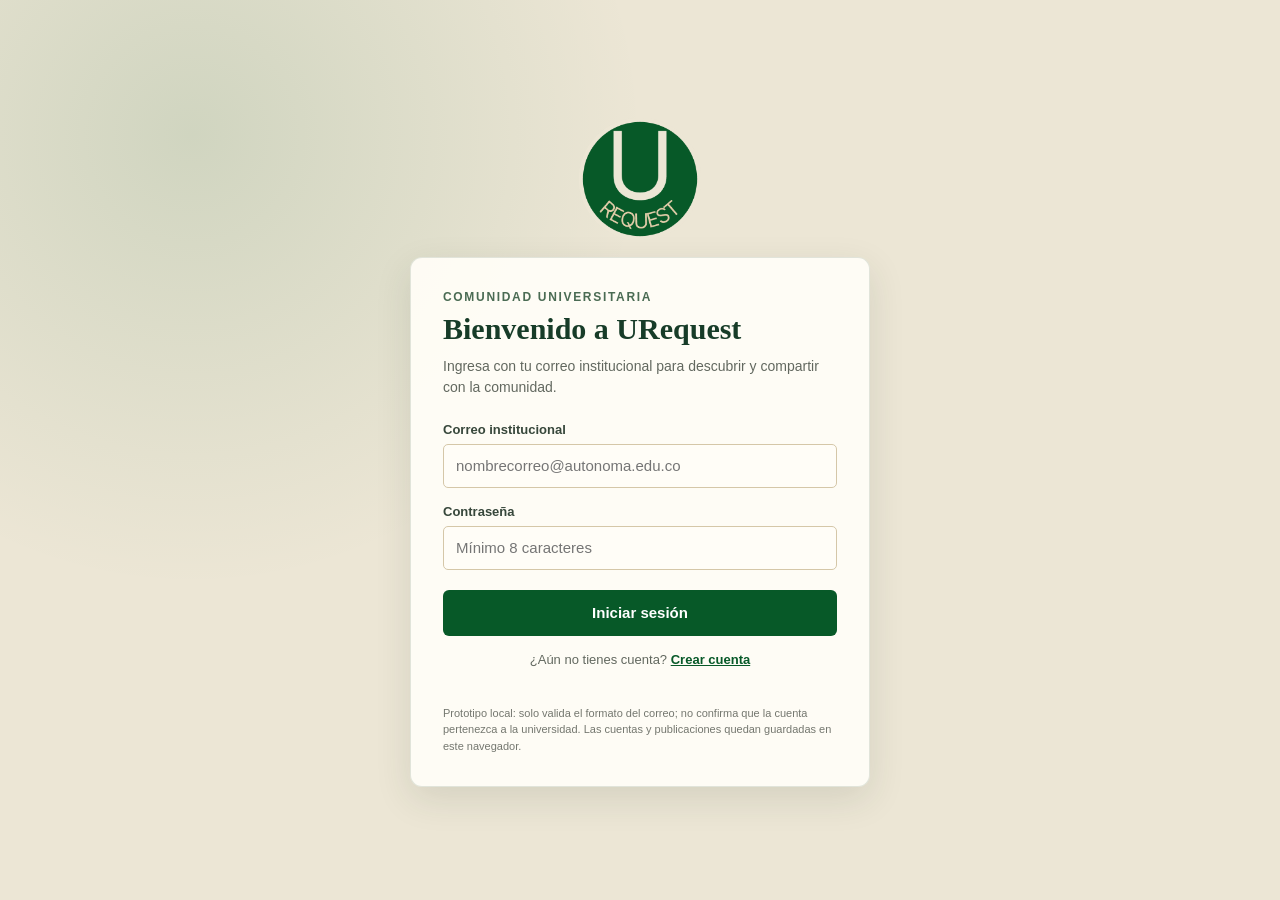
<file: auth.html>
<!DOCTYPE html>
<html lang="es">
<head>
    <meta charset="UTF-8">
    <meta name="viewport" content="width=device-width, initial-scale=1.0">
    <title>Acceso | URequest</title>
    <link rel="stylesheet" href="css/styles.css" type="text/css">
</head>
<body class="body auth-body" data-page="auth">
    <main class="auth-contenedor">
        <a class="auth-logo" href="auth.html" aria-label="URequest, inicio">
            <img src="images/URequest_logo.png" alt="URequest">
        </a>
        <section class="auth-tarjeta">
            <p class="eyebrow">COMUNIDAD UNIVERSITARIA</p>
            <h1 id="titulo_auth">Bienvenido a URequest</h1>
            <p class="auth-descripcion">Ingresa con tu correo institucional para descubrir y compartir con la comunidad.</p>

            <form class="auth-formulario" id="form_login">
                <label class="campo-formulario">
                    <span>Correo institucional</span>
                    <input name="correo" type="email" autocomplete="username" placeholder="nombrecorreo@autonoma.edu.co" required>
                </label>
                <label class="campo-formulario">
                    <span>Contraseña</span>
                    <input name="password" type="password" autocomplete="current-password" minlength="8" placeholder="Mínimo 8 caracteres" required>
                </label>
                <button class="accion-principal auth-submit" type="submit">Iniciar sesión</button>
                <p class="auth-cambio">¿Aún no tienes cuenta? <button type="button" id="mostrar_registro">Crear cuenta</button></p>
            </form>

            <form class="auth-formulario" id="form_registro" hidden>
                <label class="campo-formulario">
                    <span>Nombre</span>
                    <input name="nombre" type="text" autocomplete="name" maxlength="80" placeholder="Tu nombre" required>
                </label>
                <label class="campo-formulario">
                    <span>Correo institucional</span>
                    <input name="correo" type="email" autocomplete="username" placeholder="nombrecorreo@autonoma.edu.co" required>
                </label>
                <label class="campo-formulario">
                    <span>Contraseña</span>
                    <input name="password" type="password" autocomplete="new-password" minlength="8" placeholder="Mínimo 8 caracteres" required>
                </label>
                <button class="accion-principal auth-submit" type="submit">Crear cuenta</button>
                <p class="auth-cambio">¿Ya tienes cuenta? <button type="button" id="mostrar_login">Iniciar sesión</button></p>
            </form>
            <p class="mensaje-formulario" id="mensaje_auth" role="status" aria-live="polite"></p>
            <p class="auth-aviso">Prototipo local: solo valida el formato del correo; no confirma que la cuenta pertenezca a la universidad. Las cuentas y publicaciones quedan guardadas en este navegador.</p>
        </section>
    </main>
    <script src="script/script.js"></script>
</body>
</html>
</file>
<file: css/styles.css>
.body{
    background-color: rgb(236, 230, 213);
    margin: 0;
}
.banner{
    background-color: rgb(7, 89, 40);
    width: 100%;
    height: 216px;
    padding: 0px;
    box-shadow: 0px 4px 8px rgba(0,0,0,0.3);
}

.ventana-busqueda {
    max-width: 500px;
}

.ventana-detalle {
    max-width: 620px;
}

.ventana-detalle .anuncio-metadata {
    margin-top: 0;
}


.logo{
    width: 216px;
    height: 216px;
    object-fit: contain;
    display: block;
}

.btn_menu_desplegable{
    position: fixed;
    align-self: center;
    right: 60px;
    cursor: pointer;
    width:61px ;
    height:34px;
    object-fit: contain;
    background-image: url("../images/btn_menu_desplegable.png");
    background-position: center;
    background-repeat: no-repeat;
    border-width: 0px;
    }

.btn_menu_desplegable:hover{
    width:61px ;
    height:34px;
    object-fit: contain;
    background-image: url("../images/btn_menu_desplegable_hover.png");
    background-position: center;
    background-repeat: no-repeat;
}

.menu_desplegable{
    background-color: rgb(236, 230, 213);
    position:fixed;
    top: 0;
    right: -500px;
    width: 28%;
    height: 100%;
    transition: right 0.3s ease;
    }

.btn_cierre_menu_desplegable{
    position: absolute;
    top: 20px;
    right: 20px;
    cursor: pointer;
    width:40px ;
    height:40px;
    object-fit: contain;
    background-image: url("../images/btn_cierre_menu_desplegable.png");
    background-position: center;
    background-repeat: no-repeat;
    border-width: 0px;
    }

.btn_cierre_menu_desplegable:hover{
    width: 40px ;
    height:40px;
    object-fit: contain;
    background-image: url("../images/btn_cierre_menu_desplegable_hover.png");
    background-position: center;
    background-repeat: no-repeat;
}

.btn_crear_anuncio{
    font-family: Inria Serif;
    font-size: 40px;
    width: 100%;
    height: 89px;
    background-color: rgb(236, 230, 213);
    top: 237px;
    position: absolute;
    border-width: 0px;
    box-shadow: 0px 4px 8px rgba(0,0,0,0.3);
}

.btn_ver_anuncios_usuario{
    font-family: Inria Serif;
    display: flex;
    font-size: 40px;
    color: black;
    width: 100%;
    height: 89px;
    background-color: rgb(236, 230, 213);
    top: 376px;
    position: absolute;
    border-width: 0px;
    box-shadow: 0px 4px 8px rgba(0,0,0,0.3);
    text-decoration: none;
    align-items: center;
    justify-content: center;
}

.btn_crear_anuncio:hover{
    font-family: Inria Serif;
    font-size: 40px;
    width: 100%;
    height: 89px;
    background-color: rgb(225, 204, 168);
    top: 237px;
    position: absolute;
    border-width: 0px;
    box-shadow: 0px 4px 8px rgba(0,0,0,0.3);
}

.btn_ver_anuncios_usuario:hover{
    font-family: Inria Serif;
    font-size: 40px;
    width: 100%;
    height: 89px;
    background-color: rgb(225, 204, 168);
    top: 376px;
    position: absolute;
    border-width: 0px;
    box-shadow: 0px 4px 8px rgba(0,0,0,0.3);
}


.ventana::backdrop {
    background: rgba(0, 0, 0, 0.5);
}

.ventana {
    background: #EFE9D5;
    border: none;
    border-radius: 4px;
    padding: 25px;
    width: 90%;
    max-width: 420px;
    font-family: Georgia, serif;
}

/*apilamos un campo bajo el otro*/
.campo_texto {
    display: flex;
    flex-direction: column;
    gap: 18px;
}

input[type="text"], .caja-desc {
    background: #DEC89E;
    border: none;
    padding: 14px;
    font-family: inherit;
    font-size: 15px;
    outline: none;
}

/*se dibuja el cambio de cuando se selecciona la checkbox de gris a verde*/
.opciones {
    display: flex;
    justify-content: space-between;
}

.opciones label {
    display: flex;
    align-items: center;
    gap: 8px;
    cursor: pointer;
}

.opciones input {
    display: none;
}

.opciones-tipo label > span {
    width: 20px;
    height: 20px;
    background: #DCDCDC;
}

.opciones-tipo input:checked + span {
    background: #4A6B53;
}

/*hacemos que el campo de descripcion parezca una sola caja grande con el contador de 0/500 abajo*/
.caja-desc {
    position: relative;
    padding-bottom: 25px;
}

textarea {
    width: 100%;
    height: 120px;
    background: transparent;
    border: none;
    resize: none;
    font-family: inherit;
    font-size: 15px;
    outline: none;
}

#contador {
    position: absolute;
    bottom: 8px;
    right: 12px;
    font-size: 13px;
}

/*acomodo los botones a la derecha y les doy un color verde y gris*/
.botones {
    display: flex;
    justify-content: flex-end;
    gap: 10px;
}

.btns_ventana_publicar {
    padding: 10px 16px;
    border: none;
    border-radius: 4px;
    cursor: pointer;
    background: #4A6B53;
    color: white;
    font-family: inherit;
}

#cerrar {
    background: #DCDCDC;
    color: #333;
}

#cancelar_busqueda {
    background: #DCDCDC;
    color: #333;
}

#cerrar_detalle {
    background: #DCDCDC;
    color: #333;
}

#limpiar_busqueda {
    margin-right: auto;
}


@layer capa_superior{
    .capa_superior{
        position: fixed;
        margin: 0;
        width: 100%;
        background-color: rgba(136, 139, 141,0);
        height: 100%;
        pointer-events: none;
    }
}

.capa_superior.activa {
    z-index: 4;
    pointer-events: auto;
}

[hidden] {
    display: none !important;
}

.body {
    min-height: 100vh;
    color: #23332a;
    font-family: Georgia, "Times New Roman", serif;
}

.banner {
    display: flex;
    align-items: center;
    position: relative;
    z-index: 3;
    box-sizing: border-box;
    gap: 24px;
    padding: 0 32px;
}

.btn_menu_desplegable {
    position: absolute;
    top: 90px;
    background-color: transparent;
}

.menu_desplegable {
    z-index: 5;
    box-shadow: -8px 0 24px rgba(0, 0, 0, 0.12);
}

.btn_crear_anuncio,
.btn_ver_anuncios_usuario {
    font-family: Georgia, "Times New Roman", serif;
    font-size: clamp(22px, 3vw, 34px);
}

.btn_cerrar_sesion {
    position: absolute;
    top: 510px;
    width: 100%;
    min-height: 64px;
    border: 0;
    background: transparent;
    box-shadow: 0 4px 8px rgba(0, 0, 0, 0.2);
    cursor: pointer;
    font: 22px Georgia, "Times New Roman", serif;
}

.btn_cerrar_sesion:hover {
    background: #e1cca8;
}

.anuncios-contenido {
    width: min(1120px, calc(100% - 48px));
    margin: 32px auto 80px;
}

.eyebrow {
    margin: 0 0 8px;
    color: #4a6b53;
    font: 700 12px Arial, sans-serif;
    letter-spacing: 0.14em;
}

.auth-tarjeta h1 {
    margin: 0;
    color: #173c28;
    font-size: clamp(30px, 4vw, 46px);
}

.auth-descripcion {
    margin: 10px 0 0;
    color: #62685f;
    font: 16px/1.5 Arial, sans-serif;
}

.accion-principal {
    min-height: 46px;
    border: 0;
    border-radius: 6px;
    padding: 0 20px;
    background: #075928;
    color: white;
    cursor: pointer;
    font: 600 15px Arial, sans-serif;
    transition: background-color 0.2s ease, transform 0.2s ease;
}

.accion-principal:hover {
    background: #0c7137;
    transform: translateY(-1px);
}

.busqueda-anuncios {
    flex: 1;
    min-width: 0;
    max-width: 760px;
    margin: 0 100px 0 0;
}

.barra-busqueda {
    display: flex;
    align-items: center;
    gap: 12px;
    width: 100%;
    min-height: 58px;
    box-sizing: border-box;
    border: 1px solid #06421e;
    border-radius: 999px;
    padding: 8px 12px;
    background: #06421e;
    color: #f7f0df;
    cursor: pointer;
    text-align: left;
    font: 15px Arial, sans-serif;
}

.barra-busqueda:hover,
.barra-busqueda:focus-visible {
    border-color: #c6a66a;
    outline: 2px solid rgba(198, 166, 106, 0.45);
    outline-offset: 2px;
}

.barra-busqueda svg {
    flex: 0 0 22px;
    width: 22px;
    height: 22px;
    fill: none;
    stroke: #ead9b5;
    stroke-linecap: round;
    stroke-width: 1.8;
}

.barra-busqueda > span:nth-of-type(1) {
    flex: 1;
    overflow: hidden;
    text-overflow: ellipsis;
    white-space: nowrap;
}

.barra-busqueda-accion {
    border-left: 1px solid rgba(247, 240, 223, 0.35);
    padding-left: 14px;
    color: #f0d7a2;
    font-weight: 700;
}

.campo-formulario {
    display: flex;
    flex-direction: column;
    gap: 7px;
    color: #37473b;
    font: 600 13px Arial, sans-serif;
}

.campo-formulario input,
.campo-formulario select {
    min-height: 44px;
    box-sizing: border-box;
    border: 1px solid #d5c7a8;
    border-radius: 5px;
    padding: 10px 12px;
    background: #fffdf7;
    color: #26352b;
    font: 15px Arial, sans-serif;
}

.campo-formulario select {
    width: 100%;
}

.estado-listado {
    min-height: 20px;
    margin: 0 0 14px;
    color: #526357;
    font: 14px Arial, sans-serif;
}

.anuncios-grid {
    display: grid;
    grid-template-columns: repeat(auto-fill, minmax(270px, 1fr));
    gap: 28px;
}

.anuncio-card {
    position: relative;
    display: flex;
    flex-direction: column;
    min-width: 0;
    overflow: visible;
    border: 1px solid rgba(74, 107, 83, 0.22);
    border-radius: 0;
    background: #f3eddd;
    box-shadow: 0 0 0 10px #075928, 0 5px 16px rgba(43, 55, 42, 0.08);
    cursor: pointer;
}

.anuncio-card:hover {
    border-color: #075928;
}

.anuncio-card:focus-visible {
    outline: 2px solid #c6a66a;
    outline-offset: 14px;
}

.anuncio-card-contenido {
    display: flex;
    flex: 1;
    flex-direction: column;
    padding: 20px;
}

.anuncio-tipo {
    align-self: flex-start;
    border-radius: 0;
    padding: 6px 10px;
    background: #e4eddf;
    color: #275638;
    font: 700 11px Arial, sans-serif;
    letter-spacing: 0.05em;
    text-transform: uppercase;
}

.anuncio-card h2 {
    margin: 14px 0 8px;
    color: #203d2b;
    font-size: 23px;
    overflow-wrap: anywhere;
}

.anuncio-descripcion {
    margin: 0 0 16px;
    color: #5b625b;
    font: 15px/1.55 Arial, sans-serif;
    white-space: pre-wrap;
    overflow-wrap: anywhere;
}

.anuncio-metadata {
    display: grid;
    gap: 6px;
    margin-top: auto;
    color: #71766e;
    font: 12px Arial, sans-serif;
}

.anuncio-contacto {
    margin: 14px 0 0;
    color: #34543d;
    font: 13px/1.5 Arial, sans-serif;
    overflow-wrap: anywhere;
    user-select: text;
}

.anuncio-mapa {
    height: 160px;
    margin: 0 20px 20px;
    overflow: hidden;
    border-radius: 0;
    background: #e4e9df;
}

.anuncio-mapa-fallback {
    display: grid;
    height: 100%;
    place-items: center;
    padding: 12px;
    box-sizing: border-box;
    color: #526357;
    font: 13px/1.5 Arial, sans-serif;
    text-align: center;
}

.vacio-anuncios {
    grid-column: 1 / -1;
    padding: 44px 24px;
    border: 1px dashed #b6c1b2;
    border-radius: 10px;
    color: #667166;
    font: 15px/1.6 Arial, sans-serif;
    text-align: center;
}

.ventana {
    box-sizing: border-box;
    max-width: 650px;
    max-height: 92vh;
    overflow-y: auto;
    border-radius: 10px;
    box-shadow: 0 18px 60px rgba(0, 0, 0, 0.2);
}

.campo_texto {
    gap: 15px;
}

.titulo-formulario h2 {
    margin: 0;
    color: #173c28;
    font-size: 28px;
}

.campo-formulario input {
    width: 100%;
}

.opciones {
    display: block;
}

.etiqueta-campo,
.caja-desc > label {
    display: block;
    margin-bottom: 9px;
    color: #37473b;
    font: 600 13px Arial, sans-serif;
}

.opciones-tipo {
    display: flex;
    flex-wrap: wrap;
    justify-content: space-between;
    gap: 8px;
}

.opciones-tipo span {
    display: inline-block;
}

.caja-desc {
    box-sizing: border-box;
    padding: 12px 12px 30px;
}

.caja-desc textarea {
    display: block;
    box-sizing: border-box;
    width: 100%;
    min-height: 110px;
    color: #26352b;
}

.campo-ruta {
    display: grid;
    gap: 10px;
    padding: 14px;
    border: 1px solid #d5c7a8;
    border-radius: 7px;
    background: #f7f3e7;
}

.campo-ruta h3 {
    margin: 0 0 5px;
    color: #173c28;
    font-size: 18px;
}

.campo-ruta p {
    margin: 0;
    color: #62685f;
    font: 13px/1.5 Arial, sans-serif;
}

.mapa-ruta {
    height: 280px;
    overflow: hidden;
    border: 1px solid #c8c8bd;
    border-radius: 6px;
    background: #e4e9df;
}

.controles-ruta {
    display: flex;
    flex-wrap: wrap;
    align-items: center;
    gap: 8px;
    color: #526357;
    font: 12px Arial, sans-serif;
}

.controles-ruta > span {
    flex: 1 1 100%;
}

.boton-secundario {
    border: 1px solid #aeb9a8;
    border-radius: 4px;
    padding: 7px 9px;
    background: #fffdf7;
    color: #37473b;
    cursor: pointer;
    font: 12px Arial, sans-serif;
}

.nota-mapa {
    font-size: 11px !important;
}

.mensaje-formulario {
    min-height: 18px;
    margin: 0;
    color: #9c3227;
    font: 13px/1.4 Arial, sans-serif;
}

.mensaje-formulario.mensaje-exito {
    color: #275638;
}

.mensaje-formulario.mensaje-error {
    color: #9c3227;
}

.auth-body {
    display: grid;
    min-height: 100vh;
    place-items: center;
    padding: 24px;
    box-sizing: border-box;
    background:
        radial-gradient(circle at 15% 15%, rgba(7, 89, 40, 0.12), transparent 34%),
        #ece6d5;
}

.auth-contenedor {
    width: min(100%, 460px);
}

.auth-logo {
    display: block;
    width: 132px;
    height: 132px;
    margin: 0 auto 12px;
}

.auth-logo img {
    width: 100%;
    height: 100%;
    object-fit: contain;
}

.auth-tarjeta {
    padding: 32px;
    border: 1px solid rgba(74, 107, 83, 0.16);
    border-radius: 12px;
    background: rgba(255, 253, 247, 0.94);
    box-shadow: 0 12px 36px rgba(43, 55, 42, 0.12);
}

.auth-tarjeta h1 {
    font-size: 30px;
}

.auth-descripcion {
    margin-bottom: 24px;
    font-size: 14px;
}

.auth-formulario {
    display: flex;
    flex-direction: column;
    gap: 16px;
}

.auth-submit {
    width: 100%;
    margin-top: 4px;
}

.auth-cambio {
    margin: 0;
    color: #62685f;
    font: 13px Arial, sans-serif;
    text-align: center;
}

.auth-cambio button {
    border: 0;
    padding: 0;
    background: transparent;
    color: #075928;
    cursor: pointer;
    font: 700 13px Arial, sans-serif;
    text-decoration: underline;
}

.auth-aviso {
    margin: 20px 0 0;
    color: #74776f;
    font: 11px/1.5 Arial, sans-serif;
}

@media (max-width: 640px) {
    .logo {
        width: 100px;
        height: 100px;
    }

    .banner {
        height: 140px;
        padding: 8px 14px;
    }

    .btn_menu_desplegable {
        top: 24px;
        right: 14px;
    }

    .busqueda-anuncios {
        position: absolute;
        right: 84px;
        bottom: 10px;
        left: 14px;
        max-width: none;
        margin: 0;
    }

    .barra-busqueda {
        min-height: 44px;
        gap: 8px;
        padding: 6px 10px;
        font-size: 13px;
    }

    .barra-busqueda-accion {
        padding-left: 9px;
    }

    .menu_desplegable {
        width: min(82%, 360px);
    }

    .btn_crear_anuncio,
    .btn_ver_anuncios_usuario {
        font-size: 24px;
    }

    .btn_cerrar_sesion {
        top: 500px;
        font-size: 19px;
    }

    .anuncios-contenido {
        width: min(100% - 28px, 1120px);
        margin-top: 30px;
    }

    .ventana {
        width: calc(100% - 24px);
        padding: 18px;
    }

    .auth-tarjeta {
        padding: 24px 20px;
    }
}
</file>
